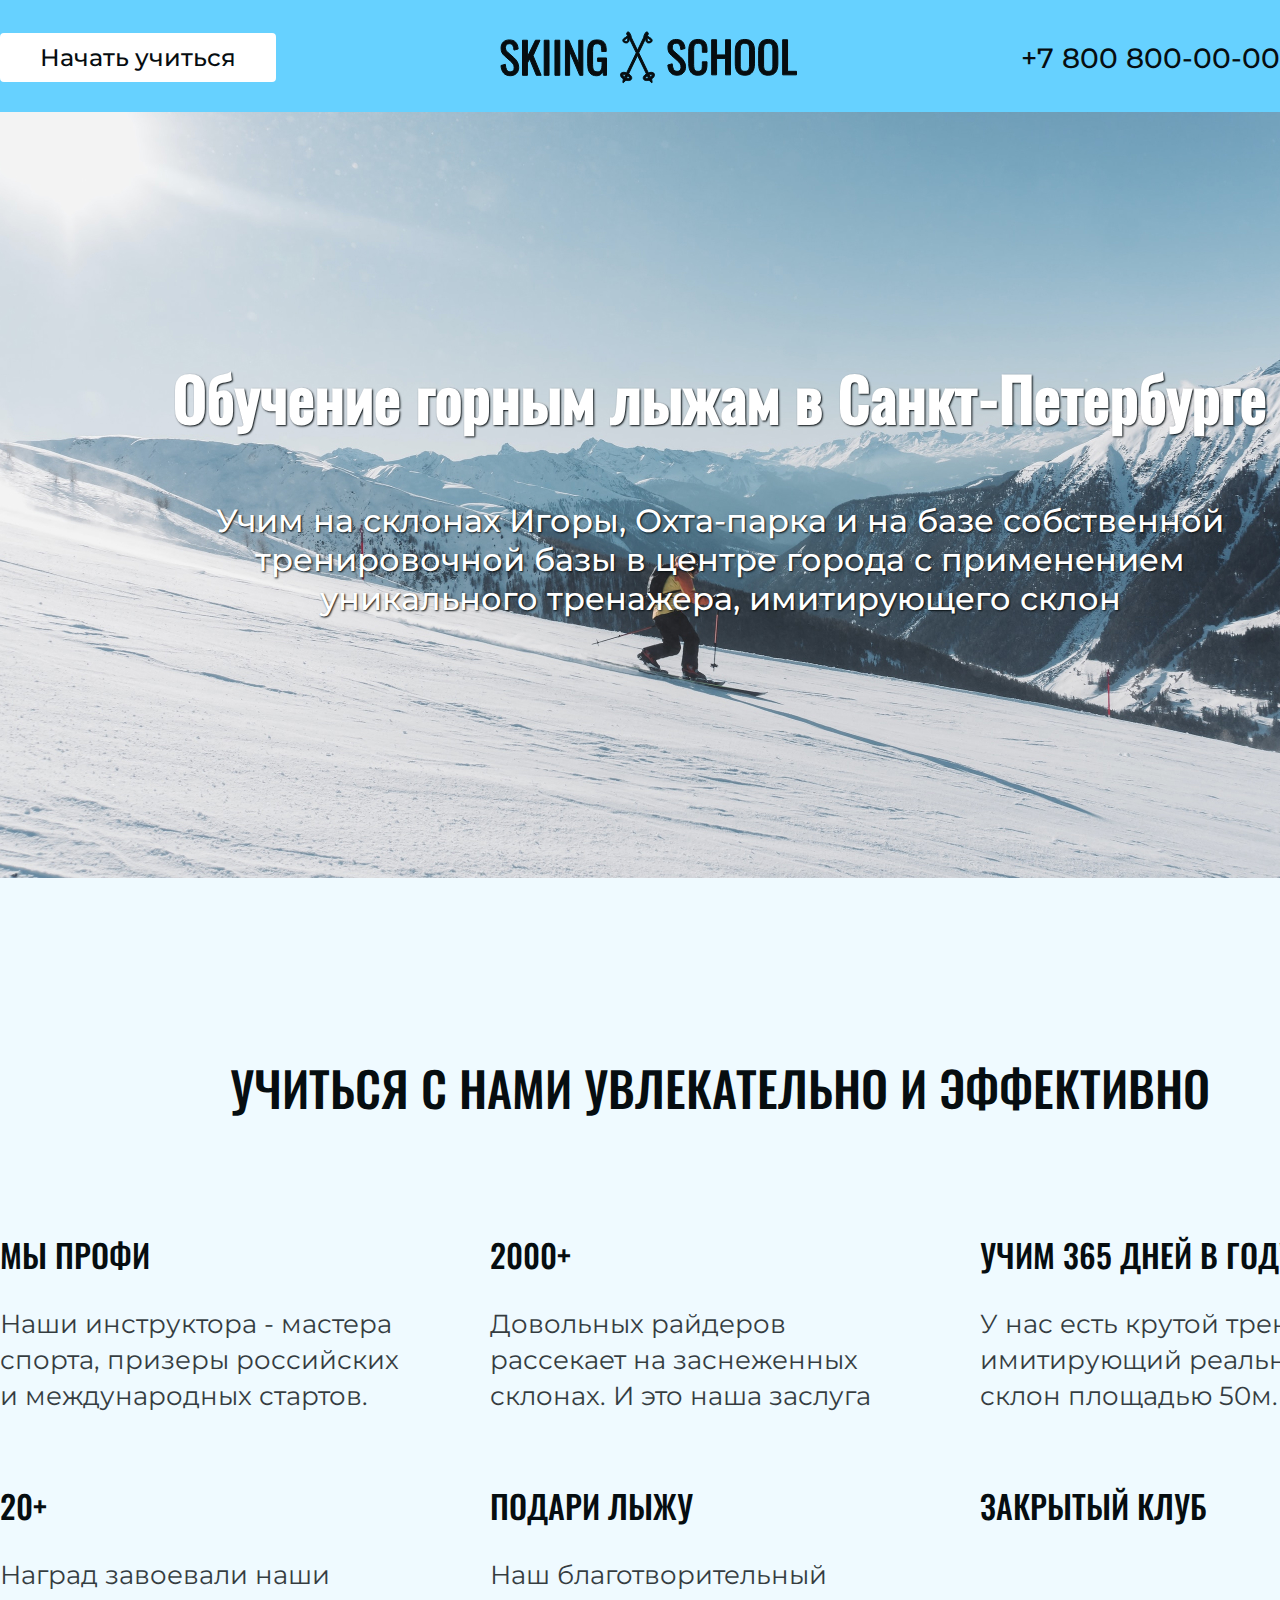
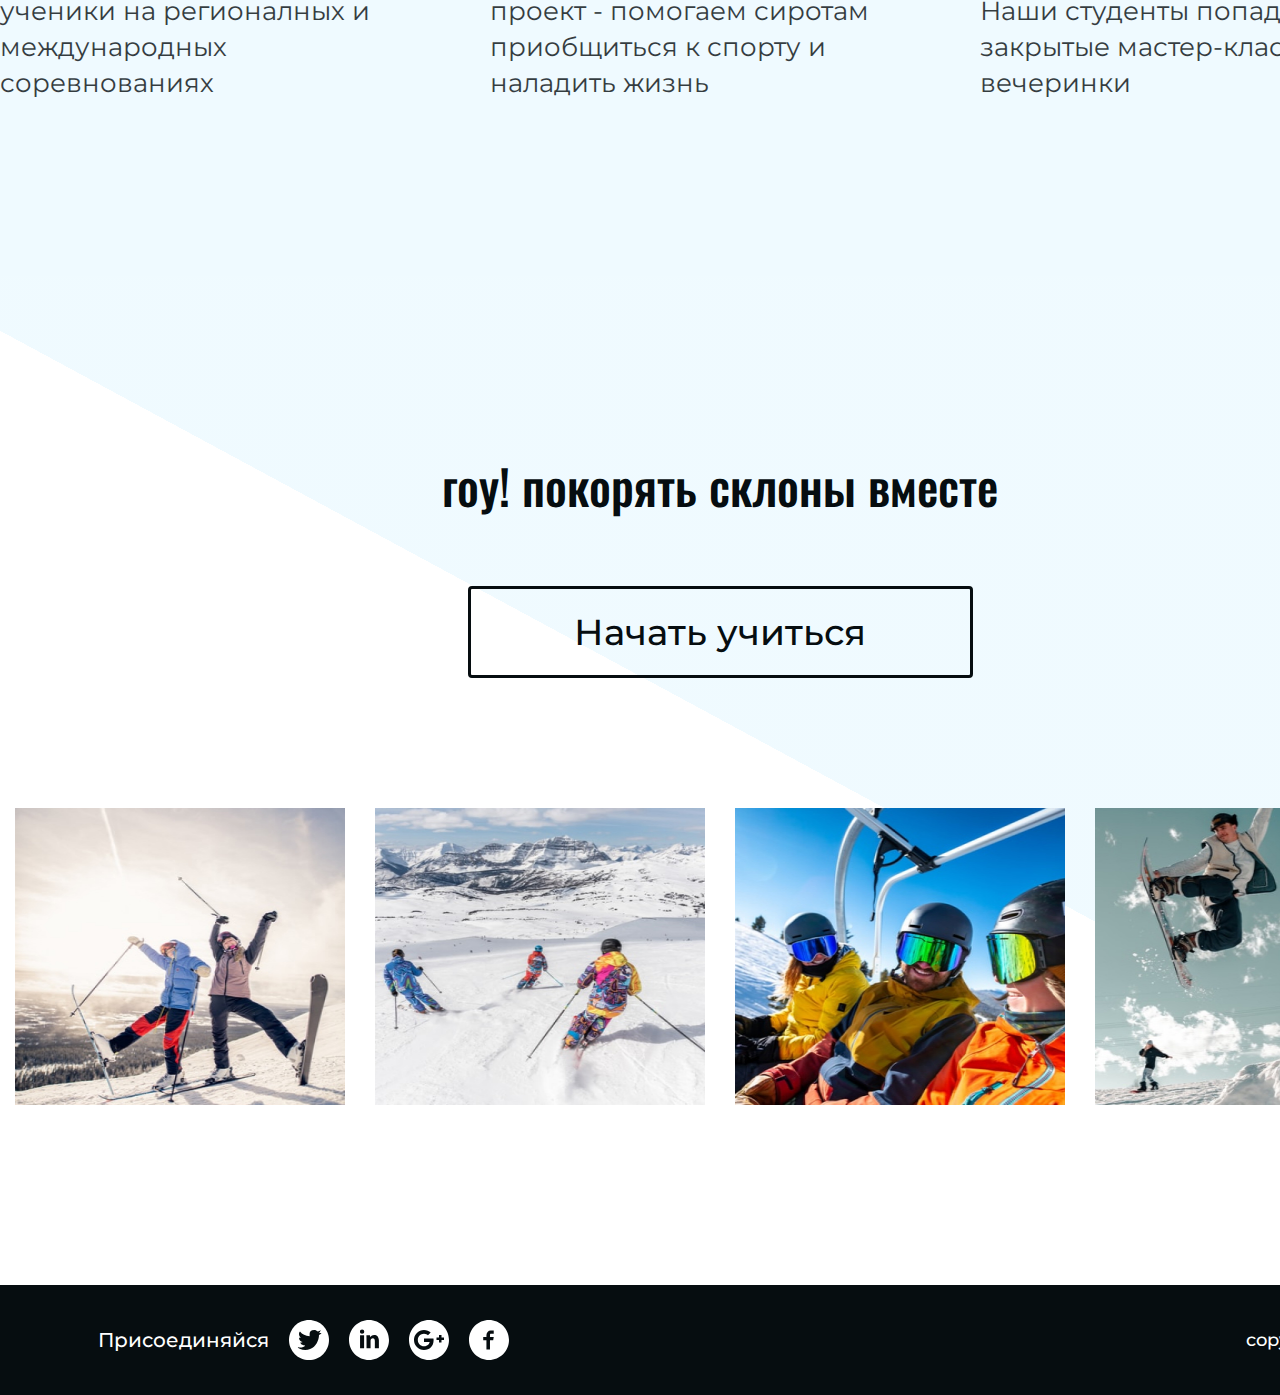
<file: index.html>
<!DOCTYPE html>
<html lang="en">

<head>
  <meta charset="UTF-8">
  <meta http-equiv="X-UA-Compatible" content="IE=edge">
  <meta name="viewport" content="width=device-width, initial-scale=1.0">
  <title>ski-school</title>
  <link rel="stylesheet" href="style/style.css">
</head>

<body>


  <header>
    <div class="container">
      <div class="header-wrap">
        <a href="" class="btn">Начать учиться</a>
        <a href=""> <img src="/images/skiing-logo.svg" alt="SKIING SCHOOL" class="header-logo"></a>
        <a class="phone-number" href="">+7 800 800-00-00</a>
      </div>
    </div>
  </header>
  <main>


    <section class="promo">
      <div class="container">
        <h1 class="promo-title">Обучение горным лыжам в Санкт-Петербурге</h1>
        <p class="promo-text">Учим на склонах Игоры, Охта-парка и на базе собственной <br> тренировочной базы в центре
          города с применением <br> уникального тренажера, имитирующего склон</p>
      </div>
    </section>


    <section class="service">
      <div class="container">
        <h1 class="service-title">Учиться с нами увлекательно и эффективно</h1>
        <ul class="service-list">
          <li class="service-item">
            <div class="service-card">
              <h2 class="service-subtitle">Мы профи</h2>
              <p class="service-text">Наши инструктора - мастера <br> спорта, призеры российских <br> и международных
                стартов.</p>
            </div>
          </li>
          <li class="service-item">
            <div class="service-card">
              <h2 class="service-subtitle">2000+</h2>
              <p class="service-text">Довольных райдеров <br> рассекает на заснеженных <br> склонах. И это наша заслуга
              </p>
            </div>
          </li>
          <li class="service-item">
            <div class="service-card">
              <h2 class="service-subtitle">Учим 365 дней в году</h2>
              <p class="service-text">У нас есть крутой тренажер, <br> имитирующий реальный <br> склон площадью 50м. кв
              </p>
            </div>
          </li>
          <li class="service-item">
            <div class="service-card">
              <h2 class="service-subtitle">20+</h2>
              <p class="service-text">Наград завоевали наши <br> ученики на регионалных и <br> международных <br>
                соревнованиях</p>
            </div>
          </li>
          <li class="service-item">
            <div class="service-card">
              <h2 class="service-subtitle">Подари лыжу</h2>
              <p class="service-text">Наш благотворительный <br> проект - помогаем сиротам <br> приобщиться к спорту и
                <br> наладить жизнь
            </div>
          </li>
          <li class="service-item">
            <div class="service-card">
              <h2 class="service-subtitle">Закрытый клуб</h2>
              <p class="service-text">Наши студенты попадают на <br> закрытые мастер-классы и <br> вечеринки</p>
            </div>
          </li>
        </ul>
      </div>
    </section>


    <section class="final">
      <div class="container">
        <h1 class="final-title">гоу! покорять склоны вместе</h1>
        <nav>
          <button class="btn btn-transparent">Начать учиться</button>
        </nav>
        <div class="final-visual">
          <img class="ski-photo" src="/images/skiing-together.jpg" alt="" height="297" width="297">
          <img class="ski-photo" src="/images/ski-down.jpg" alt="" height="297" width="297">
          <img class="ski-photo" src="/images/ski-up.jpg" alt="" height="297" width="297">
          <img class="ski-photo" src="/images/ski-trick.jpg" alt="" height="297" width="297">
        </div>
      </div>
    </section>
  </main>


  <footer>
    <div class="container">
      <div class="footer-wrap">
        <a href="#" class="join">Присоединяйся</a>
        <ul class="social">
          <li class="social-item">
            <a href="#" class="social-link" style="background-image: url('images/logo-twitter.svg');"></a>
          </li>
          <li class="social-item">
            <a href="#" class="social-link" style="background-image: url('images/logo-in.svg');"></a>
          </li>
          <li class="social-item">
            <a href="#" class="social-link" style="background-image: url('images/logo-google.svg');"></a>
          </li>
          <li class="social-item">
            <a href="#" class="social-link" style="background-image: url('images/logo-facebook.svg');"></a>
          </li>
        </ul>
        <p class="copyright">copy+v copy+c © 2021</p>
      </div>
    </div>
  </footer>
</body>

</html>
</file>
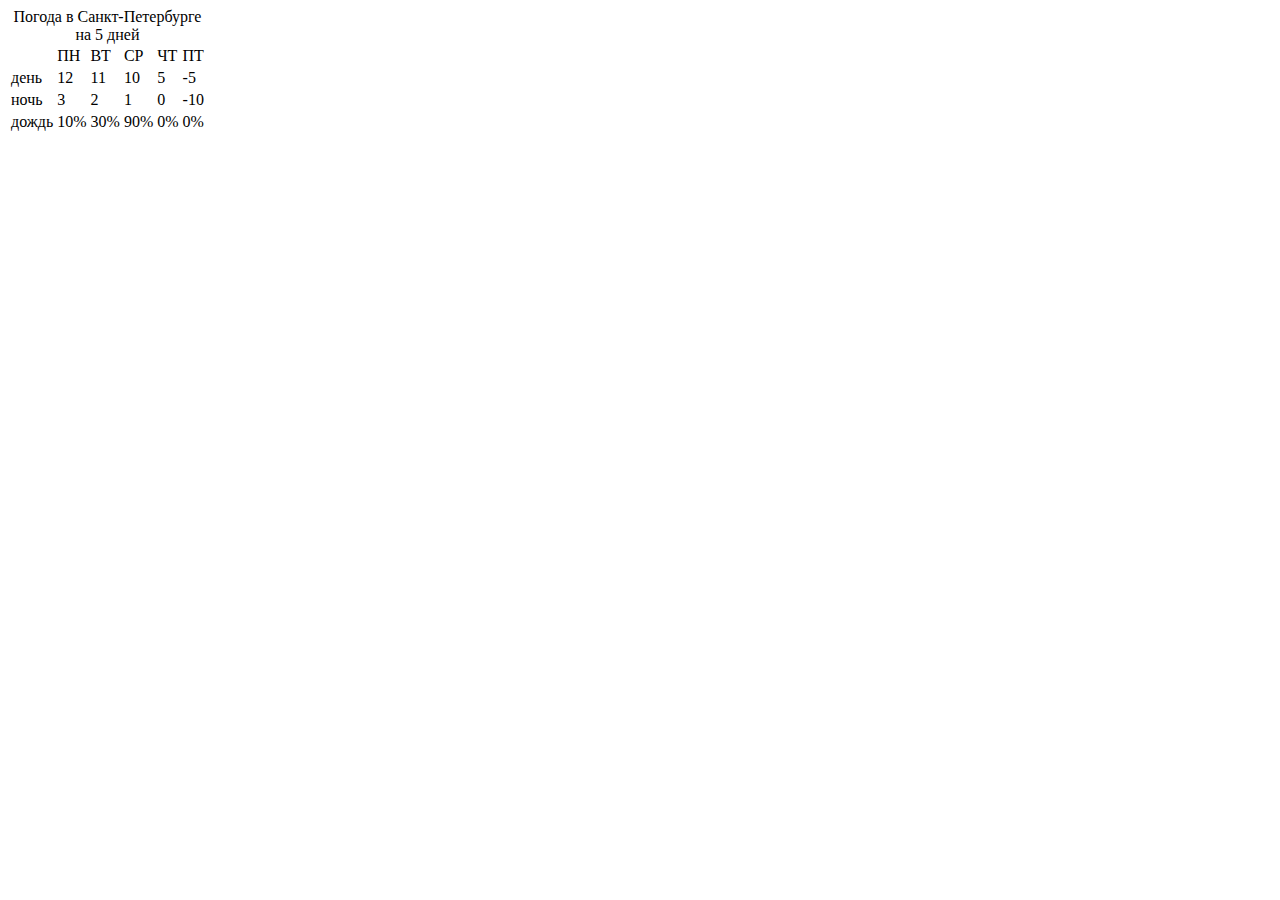
<file: table.html>
<!DOCTYPE html>
<html lang="en">
<head>
    <meta charset="UTF-8">
    <meta http-equiv="X-UA-Compatible" content="IE=edge">
    <meta name="viewport" content="width=, initial-scale=1.0">
    <title>Document</title>
</head>
<body>
    <table>
        <caption>Погода в Санкт-Петербурге на 5 дней</caption>
        <tr>
            <td colspan="1"></td>
            <td>ПН</td>
            <td>ВТ</td>
            <td>СР</td>
            <td>ЧТ</td>
            <td>ПТ</td>
        </tr>
        <tr>
            <td>день</td>
            <td>12</td>
            <td>11</td>
            <td>10</td>
            <td>5</td>
            <td>-5</td>
        </tr>
        <tr>
            <td>ночь</td>
            <td>3</td>
            <td>2</td>
            <td>1</td>
            <td>0</td>
            <td>-10</td>
        </tr>
        <tr>
            <td>дождь</td>
            <td>10%</td>
            <td>30%</td>
            <td>90%</td>
            <td>0%</td>
            <td>0%</td>
        </tr>
    </table>
    
</body>
</html>
</file>
<file: style/style.css>
/* oswald-500 - cyrillic_latin */
@font-face {
  font-display: swap;
  /* Check https://developer.mozilla.org/en-US/docs/Web/CSS/@font-face/font-display for other options. */
  font-family: 'Oswald';
  font-style: normal;
  font-weight: 500;
  src: url('../fonts/oswald-v49-cyrillic_latin-500.woff2') format('woff2'),
    /* Chrome 36+, Opera 23+, Firefox 39+ */
    url('../fonts/oswald-v49-cyrillic_latin-500.woff') format('woff');
  /* Chrome 5+, Firefox 3.6+, IE 9+, Safari 5.1+ */
}


/* montserrat-regular - cyrillic_latin */
@font-face {
  font-display: swap;
  /* Check https://developer.mozilla.org/en-US/docs/Web/CSS/@font-face/font-display for other options. */
  font-family: 'Montserrat';
  font-style: normal;
  font-weight: 400;
  src: url('../fonts/montserrat-v25-cyrillic_latin-regular.woff2') format('woff2'),
    /* Chrome 36+, Opera 23+, Firefox 39+ */
    url('../fonts/montserrat-v25-cyrillic_latin-regular.woff') format('woff');
  /* Chrome 5+, Firefox 3.6+, IE 9+, Safari 5.1+ */
}

/* montserrat-500 - cyrillic_latin */
@font-face {
  font-display: swap;
  /* Check https://developer.mozilla.org/en-US/docs/Web/CSS/@font-face/font-display for other options. */
  font-family: 'Montserrat';
  font-style: normal;
  font-weight: 500;
  src: url('../fonts/montserrat-v25-cyrillic_latin-500.woff2') format('woff2'),
    /* Chrome 36+, Opera 23+, Firefox 39+ */
    url('../fonts/montserrat-v25-cyrillic_latin-500.woff') format('woff');
  /* Chrome 5+, Firefox 3.6+, IE 9+, Safari 5.1+ */
}

* {
  box-sizing: border-box;
}

body {
  margin: 0;
  font-family: 'Montserrat', sans-serif;
  font-style: normal;
  font-weight: 400;
  color: #060D10;
}

img {
  display: block;
  max-width: 100%;
}

.container {
  width: 1440px;
  margin: 0 auto;
}

button {
  cursor: pointer;
}

.btn {
  display: inline-block;
  min-width: 276px;
  padding: 8px;
  font-family: inherit;
  font-weight: 500;
  font-size: 24px;
  line-height: 29px;
  text-align: center;
  color: #060D10;
  border: 2px solid #FFFFFF;
  border-radius: 4px;
  background-color: #fff;
  text-decoration: none;
}

.btn-transparent {
  min-width: 505px;
  padding: 21px;
  font-size: 36px;
  line-height: 44px;
  border: 3px solid #060D10;
  background-color: rgba(0, 0, 0, 0);
  color: #060D10;
}

/* header */

header {
  display: flex;
  height: 112px;
  padding: 31px 0;
  font-weight: 500;
  color: #060D10;
  background-color: #66d1ff;
}

.header-wrap {
  display: flex;
  justify-content: space-between;
  align-items: center;
}


.phone-number {
  font-size: 28px;
  line-height: 34px;
  color: #060D10;
  text-decoration: none;
}



/* main */
.promo {
  padding: 240px 0 260px;
  text-align: center;
  color: #fff;
  font-weight: 500;
  background-image: url(../images/bg-image.jpg);
  background-color: rgba(6, 13, 16, 0.25);
  background-repeat: no-repeat;
  background-size: cover;
  background-position: bottom center;
}



.promo-title {
  margin-top: 0;
  margin-bottom: 60px;
  font-family: 'Oswald', sans-serif;
  font-size: 60px;
  line-height: 89px;
  align-items: center;
  text-align: center;
  color: #fff;
  text-shadow: 1px 1px 2px #060D10;
}


.promo-text {
  margin-bottom: 0;
  font-family: 'Montserrat', sans-serif;
  font-weight: 500;
  font-size: 32px;
  line-height: 39px;
  align-items: center;
  text-align: center;
  color: #fff;
  text-shadow: 1px 1px 2px #060D10;
}


.service {
  padding: 170px 0 125px;
  background-color: rgba(102, 209, 255, .1);
}


.service-title {
  margin-top: 0;
  margin-bottom: 85px;
  font-weight: 500;
  font-family: 'Oswald', sans-serif;
  font-size: 48px;
  line-height: 80px;
  text-align: center;
  text-transform: uppercase;
}

.service-list {
  display: flex;
  flex-wrap: wrap;
  padding: 0;
  margin: 0 -15px;
  list-style: none;
}

.service-item {
  flex-basis: 33.33%;
  padding: 15px;
  margin-bottom: 35px;
}

.service-card {
  display: flex;
  flex-direction: column;
  justify-content: space-between;
  height: 100%;
  padding: 0;
}


.service-subtitle {
  margin-top: 0;
  margin-bottom: 25px;
  font-family: 'Oswald', sans-serif;
  font-weight: 500;
  font-size: 32px;
  line-height: 53px;
  text-transform: uppercase;
}


.service-text {
  margin: 0;
  font-size: 26px;
  line-height: 36px;
  opacity: .8;
}

.final {
  padding: 170px 0 180px;
  background: linear-gradient(208.35deg, rgba(102, 209, 255, .1) 43.85%, rgba(196, 196, 196, 0) 43.86%);
  text-align: center;
}



.final-title {
  margin: 0;
  margin-bottom: 60px;
  font-family: 'Oswald', sans-serif;
  font-weight: 500;
  font-size: 48px;
  line-height: 80px;
  text-align: center;
}


.final-button {
  font-family: 'Montserrat', sans-serif;
  font-weight: 500;
  font-size: 36px;
  line-height: 44px;
  text-decoration: none;
  align-items: center;
  text-align: center;
}

.final-visual {
  display: flex;
  justify-content: space-between;
  margin-top: 130px;
}

.ski-photo {
  height: 297;
  width: 297;
  padding-left: 15px;
  padding-right: 15px;
  flex-basis: 25%;
}

/* footer */

footer {
  padding: 35px 0;
  color: #fff;
  font-family: 'Montserrat', sans-serif;
  font-weight: 500;
  background-color: rgba(6, 13, 16, 1);
}

.footer-wrap {
  display: flex;
  justify-content: space-between;
  align-items: center;
}

.join {
  margin-left: 98px;
  font-size: 20px;
  line-height: 33px;
  color: #fff;
  text-align: center;
  text-decoration: none;
}


.copyright {
  margin: 0;
  padding: 0;
  font-size: 18px;
  line-height: 22px;
  align-items: center;
}


.social {
  display: flex;
  margin: 0;
  margin-right: auto;
  padding: 0;
  list-style: none;
}


.social-item {
  margin-left: 20px;
}

.social-link {
  display: block;
  width: 40px;
  height: 40px;
  background-repeat: no-repeat;
  background-position: center;
  background-size: contain;
}
</file>
